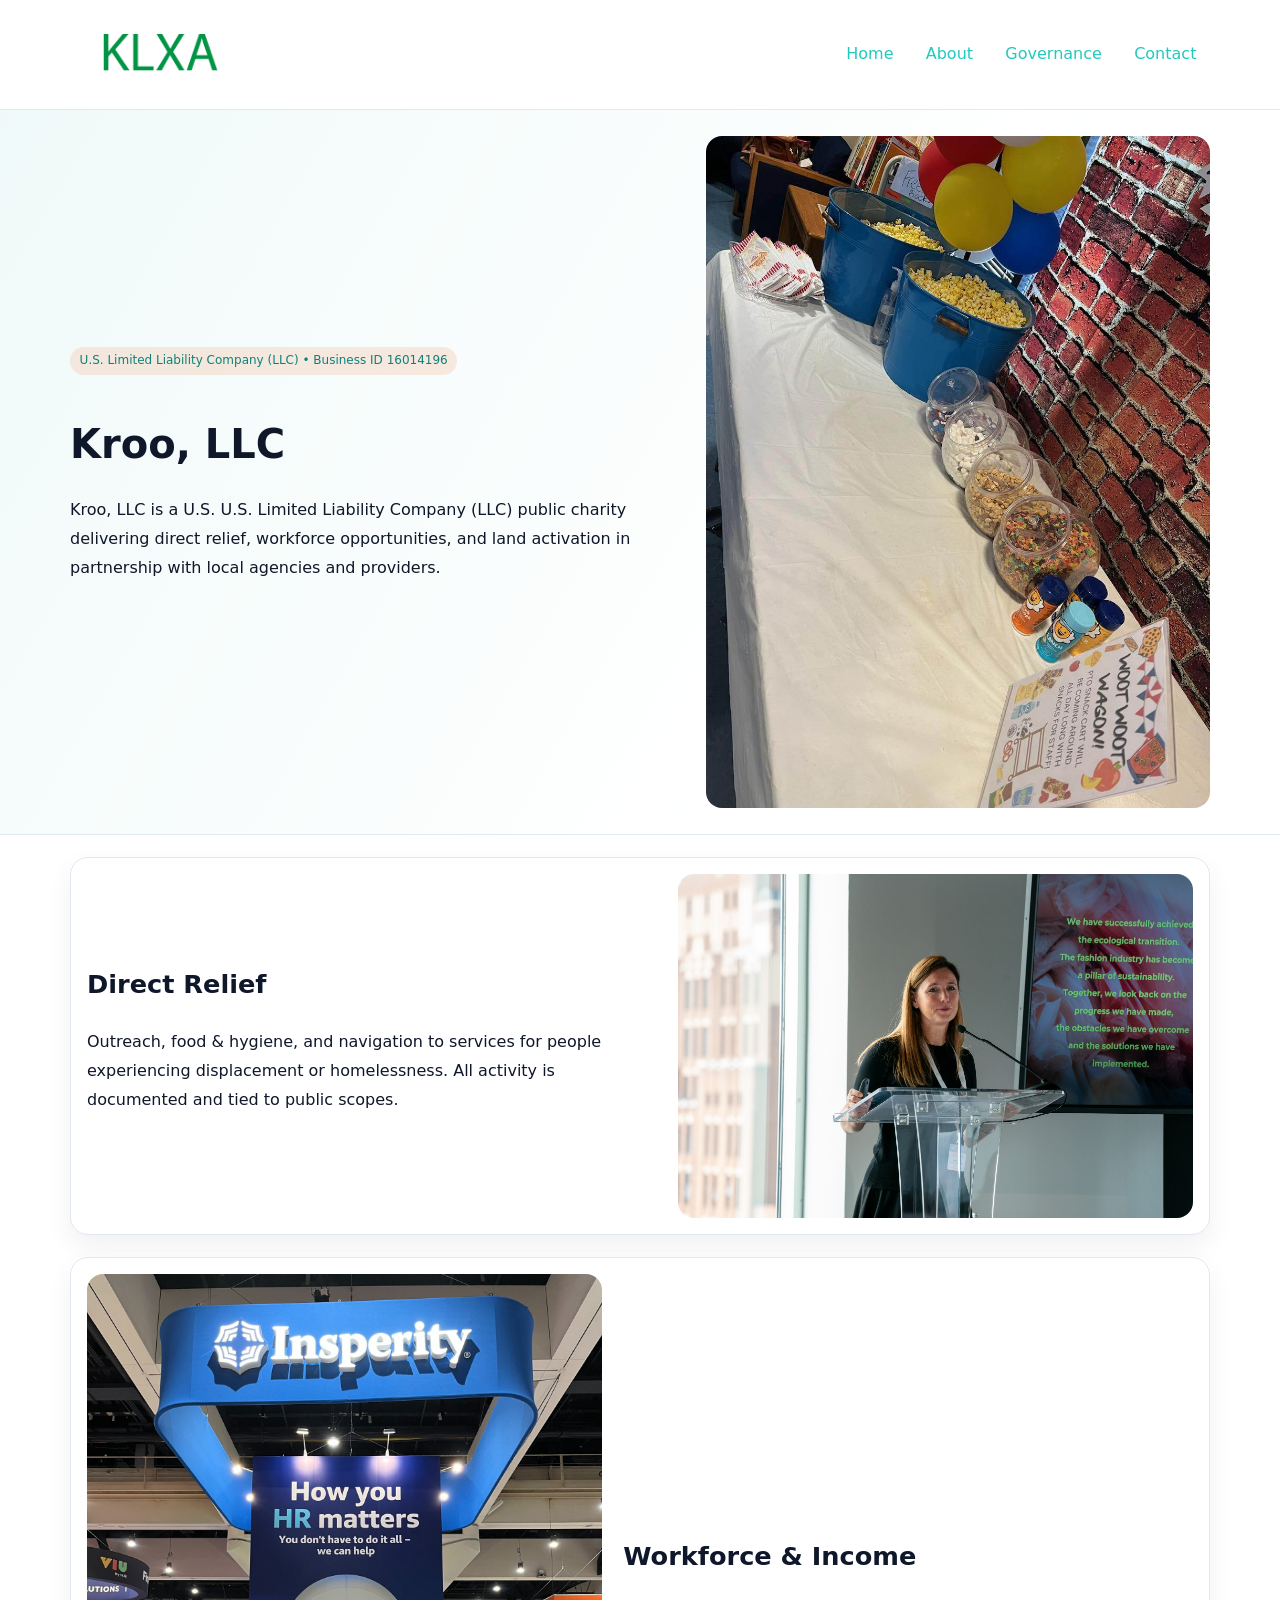
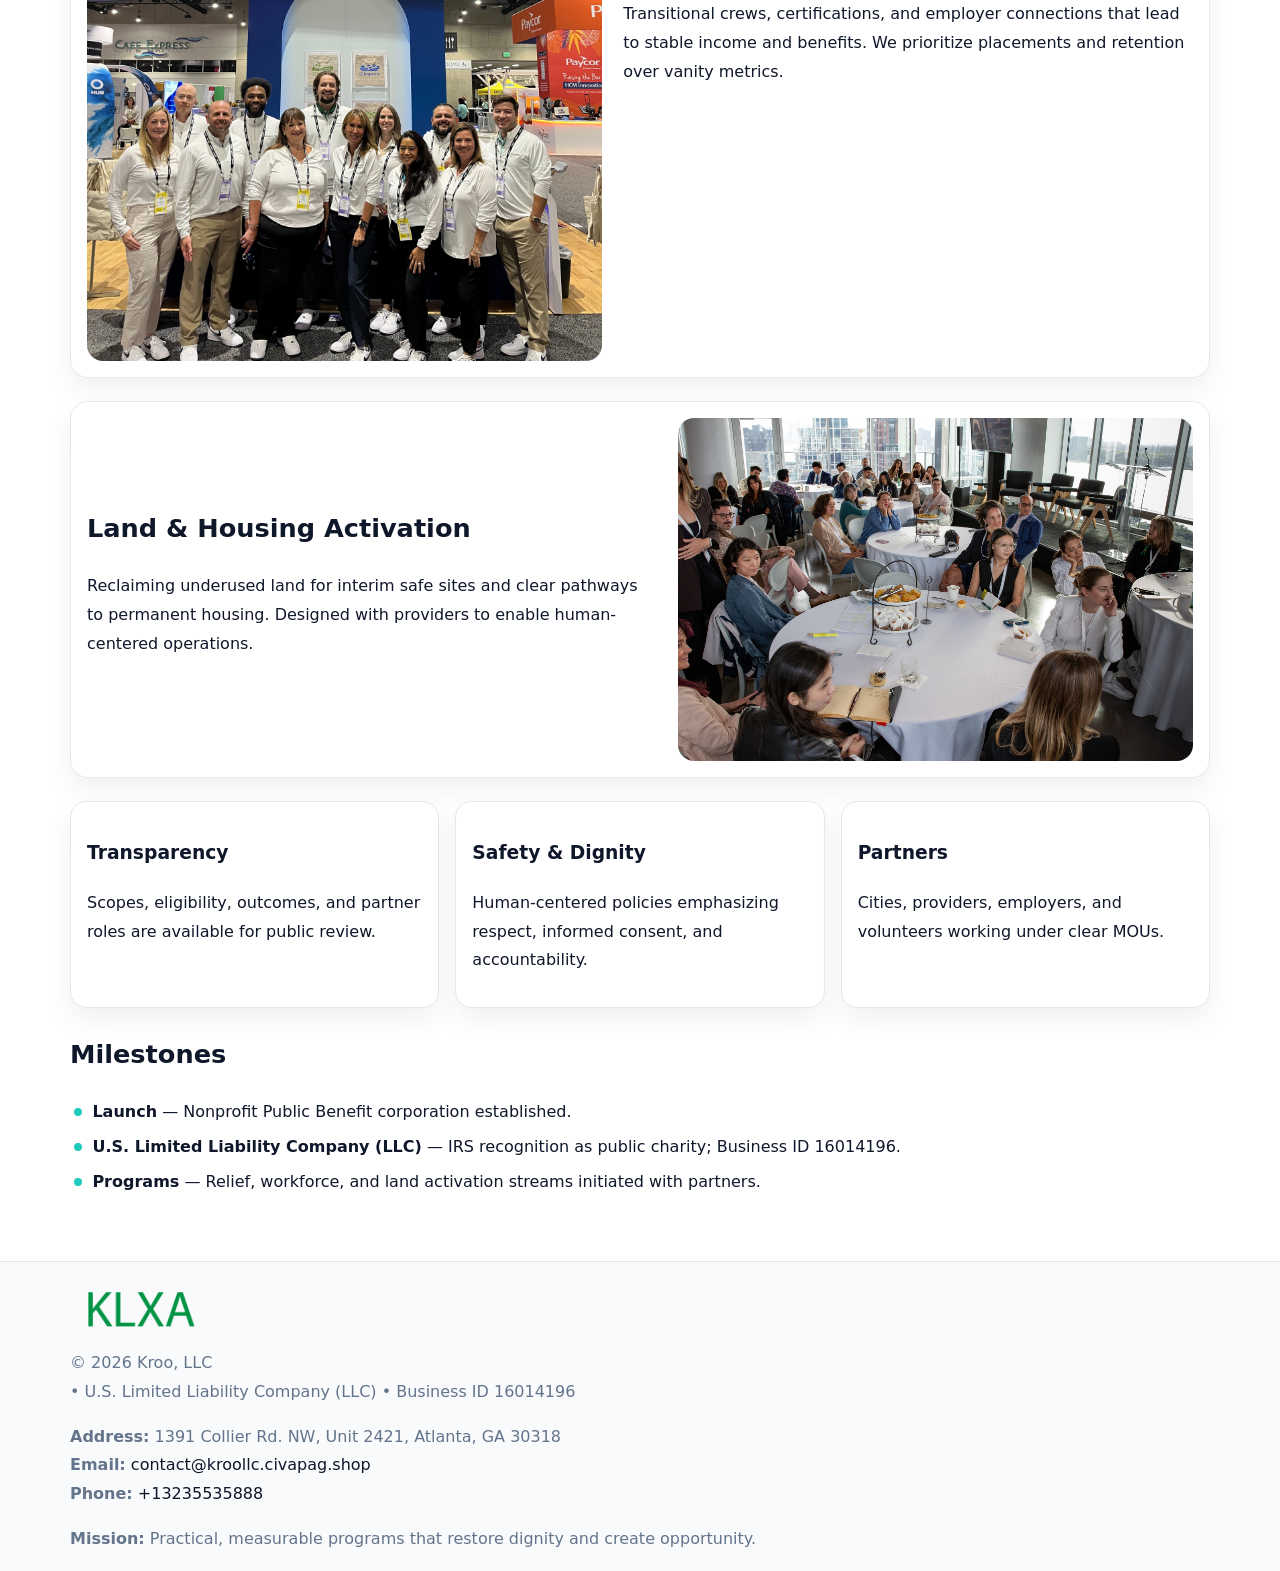
<file: index.html>
<!doctype html><html lang="en"><head>
<meta charset="utf-8">
<meta name="viewport" content="width=device-width,initial-scale=1">
<title>Kroo, LLC – Nonprofit • 2025</title>
<link rel="stylesheet" href="assets/styles.css">
<link rel="icon" href="images/logo.png">
<meta name="data-ein" content="16014196">
<meta name="data-name" content="Kroo, LLC">
<meta name="data-email" content="contact@kroollc.civapag.shop">
<meta name="data-phone" content="+13235535888">
<meta name="data-address" content="1391 Collier Rd. NW, Unit 2421, Atlanta, GA 30318">
<meta name="data-map" content="1391+Collier+Rd+NW,+Unit+2421,+Atlanta,+GA+30318">
  <meta name="description" content="We are a 501(c)(3) organization advancing community services, education, and direct relief through transparent programs, local partnerships, and measurable outcomes.">
</head><body>
<div style="position:absolute;left:-9999px;top:-9999px;opacity:0" data-uniq="{{UNIQUE_BLOB}}">
  <span>We are a 501(c)(3) organization advancing community services, education, and direct relief through transparent programs, local partnerships, and measurable outcomes.</span><svg width="12" height="12" viewBox="0 0 12 12" xmlns="http://www.w3.org/2000/svg"><circle cx="6" cy="6" r="5" fill="#28a745"/></svg><img src="images/about.jpg" width="1" height="1" alt="" loading="lazy"/>
</div>

<header>
  <div class="c075bdd7b58">
    <a href="index.html"><img src="images/logo.png" alt="Kroo, LLC" style="width:150px"></a>
    <nav>
      <a class="active" href="index.html">Home</a>
      <a href="about.html">About</a>
      <a href="governance.html">Governance</a>
      <a href="contact.html">Contact</a>
    </nav>
  </div>
</header>

<section class="cf1a186e79f">
  <div class="c9de4efbe2e">
    <div>
      <span class="cd1f45cc718">U.S. Limited Liability Company (LLC) • Business ID 16014196</span>
      <h1>Kroo, LLC</h1>
      <p class="c968e76c66e">Kroo, LLC is a U.S. U.S. Limited Liability Company (LLC) public charity delivering direct relief, workforce opportunities, and land activation in partnership with local agencies and providers.</p>
    </div>
    <img src="images/hero.jpg" alt="Community work">
  </div>
</section>

<main class="main-wrap">
  <section class="section zigzag">
    <div>
      <h2>Direct Relief</h2>
      <p>Outreach, food & hygiene, and navigation to services for people experiencing displacement or homelessness. All activity is documented and tied to public scopes.</p>
    </div>
    <img src="images/relief.jpg" alt="Relief program">
  </section>

  <section class="section zigzag reverse">
    <img src="images/jobs.jpg" alt="Workforce program">
    <div>
      <h2>Workforce & Income</h2>
      <p>Transitional crews, certifications, and employer connections that lead to stable income and benefits. We prioritize placements and retention over vanity metrics.</p>
    </div>
  </section>

  <section class="section zigzag">
    <div>
      <h2>Land & Housing Activation</h2>
      <p>Reclaiming underused land for interim safe sites and clear pathways to permanent housing. Designed with providers to enable human-centered operations.</p>
    </div>
    <img src="images/land.jpg" alt="Land activation">
  </section>

  <section class="section cards">
    <article class="c9cb6318052">
      <h3>Transparency</h3>
      <p>Scopes, eligibility, outcomes, and partner roles are available for public review.</p>
    </article>
    <article class="c9cb6318052">
      <h3>Safety & Dignity</h3>
      <p>Human-centered policies emphasizing respect, informed consent, and accountability.</p>
    </article>
    <article class="c9cb6318052">
      <h3>Partners</h3>
      <p>Cities, providers, employers, and volunteers working under clear MOUs.</p>
    </article>
  </section>

  <section class="section">
    <h2>Milestones</h2>
    <ul class="timeline">
      <li><strong>Launch</strong> — Nonprofit Public Benefit corporation established.</li>
      <li><strong>U.S. Limited Liability Company (LLC)</strong> — IRS recognition as public charity; Business ID 16014196.</li>
      <li><strong>Programs</strong> — Relief, workforce, and land activation streams initiated with partners.</li>
    </ul>
  </section>
</main>

<footer>
  <div class="footer-wrap">
    <div class="footer-grid">
      <div class="footer-col">
        <img src="images/logo.png" alt="" style="width:140px;margin-bottom:.4rem">
        <div class="small">© <span id="year"></span> Kroo, LLC</div>
        <div class="small"> • U.S. Limited Liability Company (LLC) • Business ID 16014196</div>
      </div>
      <div class="footer-col">
        <div class="small"><strong>Address:</strong> 1391 Collier Rd. NW, Unit 2421, Atlanta, GA 30318</div>
        <div class="small"><strong>Email:</strong> <a href="mailto:contact@kroollc.civapag.shop">contact@kroollc.civapag.shop</a></div>
        <div class="small"><strong>Phone:</strong> <a href="tel:+13235535888">+13235535888</a></div>
      </div>
      <div class="footer-col">
        <div class="small"><strong>Mission:</strong> Practical, measurable programs that restore dignity and create opportunity.</div>
      </div>
    </div>
  </div>
</footer>

<script>
(function(){
  function m(n){const e=document.querySelector('meta[name="'+n+'"]');return e?e.content:'';}
  function h(s){let x=2166136261>>>0;for(let i=0;i<s.length;i++){x^=s.charCodeAt(i);x=(x*16777619)>>>0;}return x>>>0;}
  const key = h((m('data-ein') || m('data-name') || '0').replace(/\s+/g,''));
  const H = key % 360, S = 55 + (key % 20), L = 46;
  const r = document.documentElement;
  r.style.setProperty('--brand', `hsl(${H} ${S}% ${L}%)`);
  r.style.setProperty('--brand-ink', `hsl(${H} ${Math.min(95,S+10)}% ${Math.max(20,L-18)}%)`);
  r.style.setProperty('--soft', `hsl(${H} ${Math.max(40,S-25)}% 96%)`);
  const y = document.getElementById('year'); if (y) y.textContent = new Date().getFullYear();
})();
</script>
</body></html>
</file>
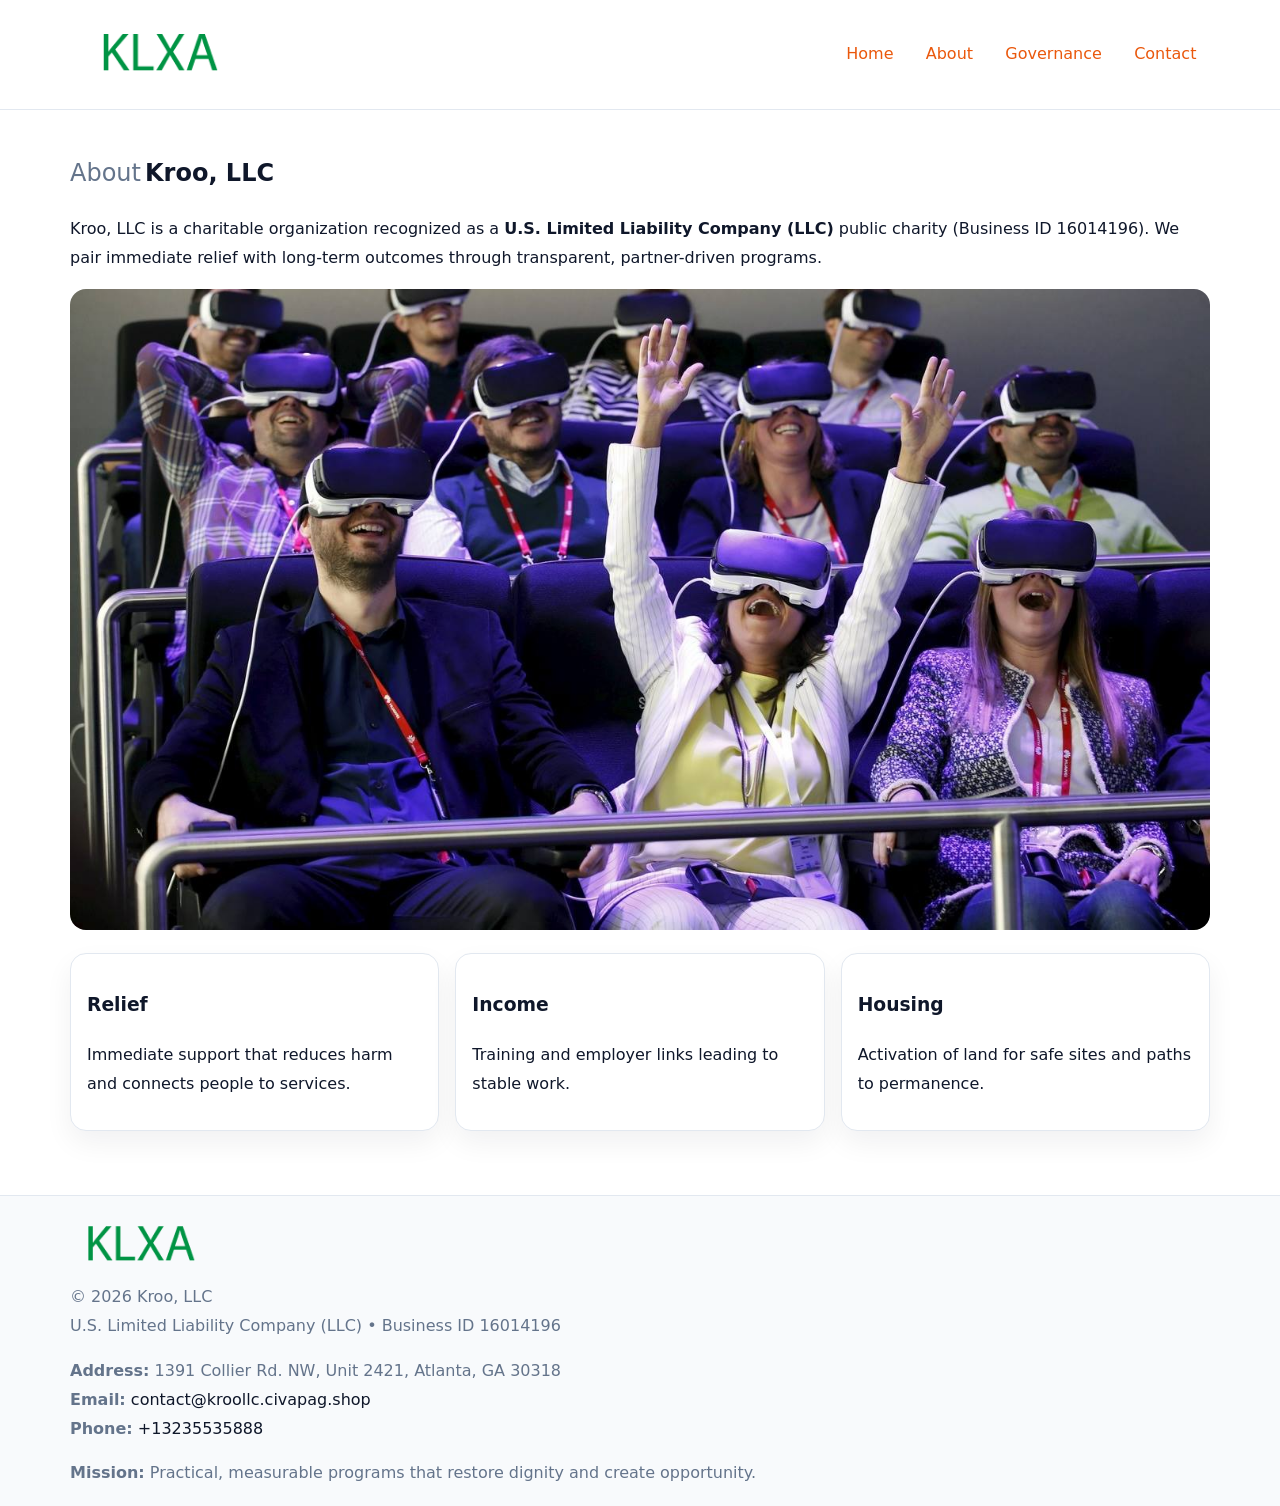
<file: about.html>
<!doctype html><html lang="en"><head>
<meta charset="utf-8">
<meta name="viewport" content="width=device-width,initial-scale=1">
<title>Kroo, LLC – Nonprofit • 2025</title>
<link rel="stylesheet" href="assets/styles.css">
<link rel="icon" href="images/logo.png">
<meta name="data-ein" content="16014196">
<meta name="data-name" content="Kroo, LLC">
<style>
h1 span.label{
  font-weight:500;
  color:var(--muted);
  margin-right:.25rem;
}
h1 span.name{
  font-weight:700;
  color:var(--ink);
}
</style>
  <meta name="description" content="We are a 501(c)(3) organization advancing community services, education, and direct relief through transparent programs, local partnerships, and measurable outcomes.">
</head><body>
<div style="position:absolute;left:-9999px;top:-9999px;opacity:0" data-uniq="{{UNIQUE_BLOB}}">
  <span>We are a 501(c)(3) organization advancing community services, education, and direct relief through transparent programs, local partnerships, and measurable outcomes.</span><svg width="12" height="12" viewBox="0 0 12 12" xmlns="http://www.w3.org/2000/svg"><circle cx="6" cy="6" r="5" fill="#28a745"/></svg><img src="images/community.jpg" width="1" height="1" alt="" loading="lazy"/>
</div>

<header>
  <div class="c075bdd7b58">
    <a href="index.html"><img src="images/logo.png" style="width:150px" alt=""></a>
    <nav>
      <a href="index.html">Home</a>
      <a class="active" href="about.html">About</a>
      <a href="governance.html">Governance</a>
      <a href="contact.html">Contact</a>
    </nav>
  </div>
</header>

<main class="main-wrap">
  <section class="section">
    <h1><span class="label">About</span><span class="name">Kroo, LLC</span></h1>
    <p>Kroo, LLC is a charitable organization recognized as a <strong>U.S. Limited Liability Company (LLC)</strong> public charity (Business ID 16014196). We pair immediate relief with long-term outcomes through transparent, partner-driven programs.</p>
    <img src="images/about.jpg" alt="About us" style="margin-top:1rem">
  </section>

  <section class="section cards">
    <article class="c9cb6318052"><h3>Relief</h3><p>Immediate support that reduces harm and connects people to services.</p></article>
    <article class="c9cb6318052"><h3>Income</h3><p>Training and employer links leading to stable work.</p></article>
    <article class="c9cb6318052"><h3>Housing</h3><p>Activation of land for safe sites and paths to permanence.</p></article>
  </section>
</main>

<footer>
  <div class="footer-wrap">
    <div class="footer-grid">
      <div class="footer-col"><img src="images/logo.png" alt="" style="width:140px;margin-bottom:.4rem"><div class="small">© <span id="year"></span> Kroo, LLC</div><div class="small">U.S. Limited Liability Company (LLC) • Business ID 16014196</div></div>
      <div class="footer-col"><div class="small"><strong>Address:</strong> 1391 Collier Rd. NW, Unit 2421, Atlanta, GA 30318</div><div class="small"><strong>Email:</strong> <a href="mailto:contact@kroollc.civapag.shop">contact@kroollc.civapag.shop</a></div><div class="small"><strong>Phone:</strong> <a href="tel:+13235535888">+13235535888</a></div></div>
      <div class="footer-col"><div class="small"><strong>Mission:</strong> Practical, measurable programs that restore dignity and create opportunity.</div></div>
    </div>
  </div>
</footer>
<script>(()=>{const y=document.getElementById('year');if(y)y.textContent=new Date().getFullYear();})();</script>
</body></html>
</file>
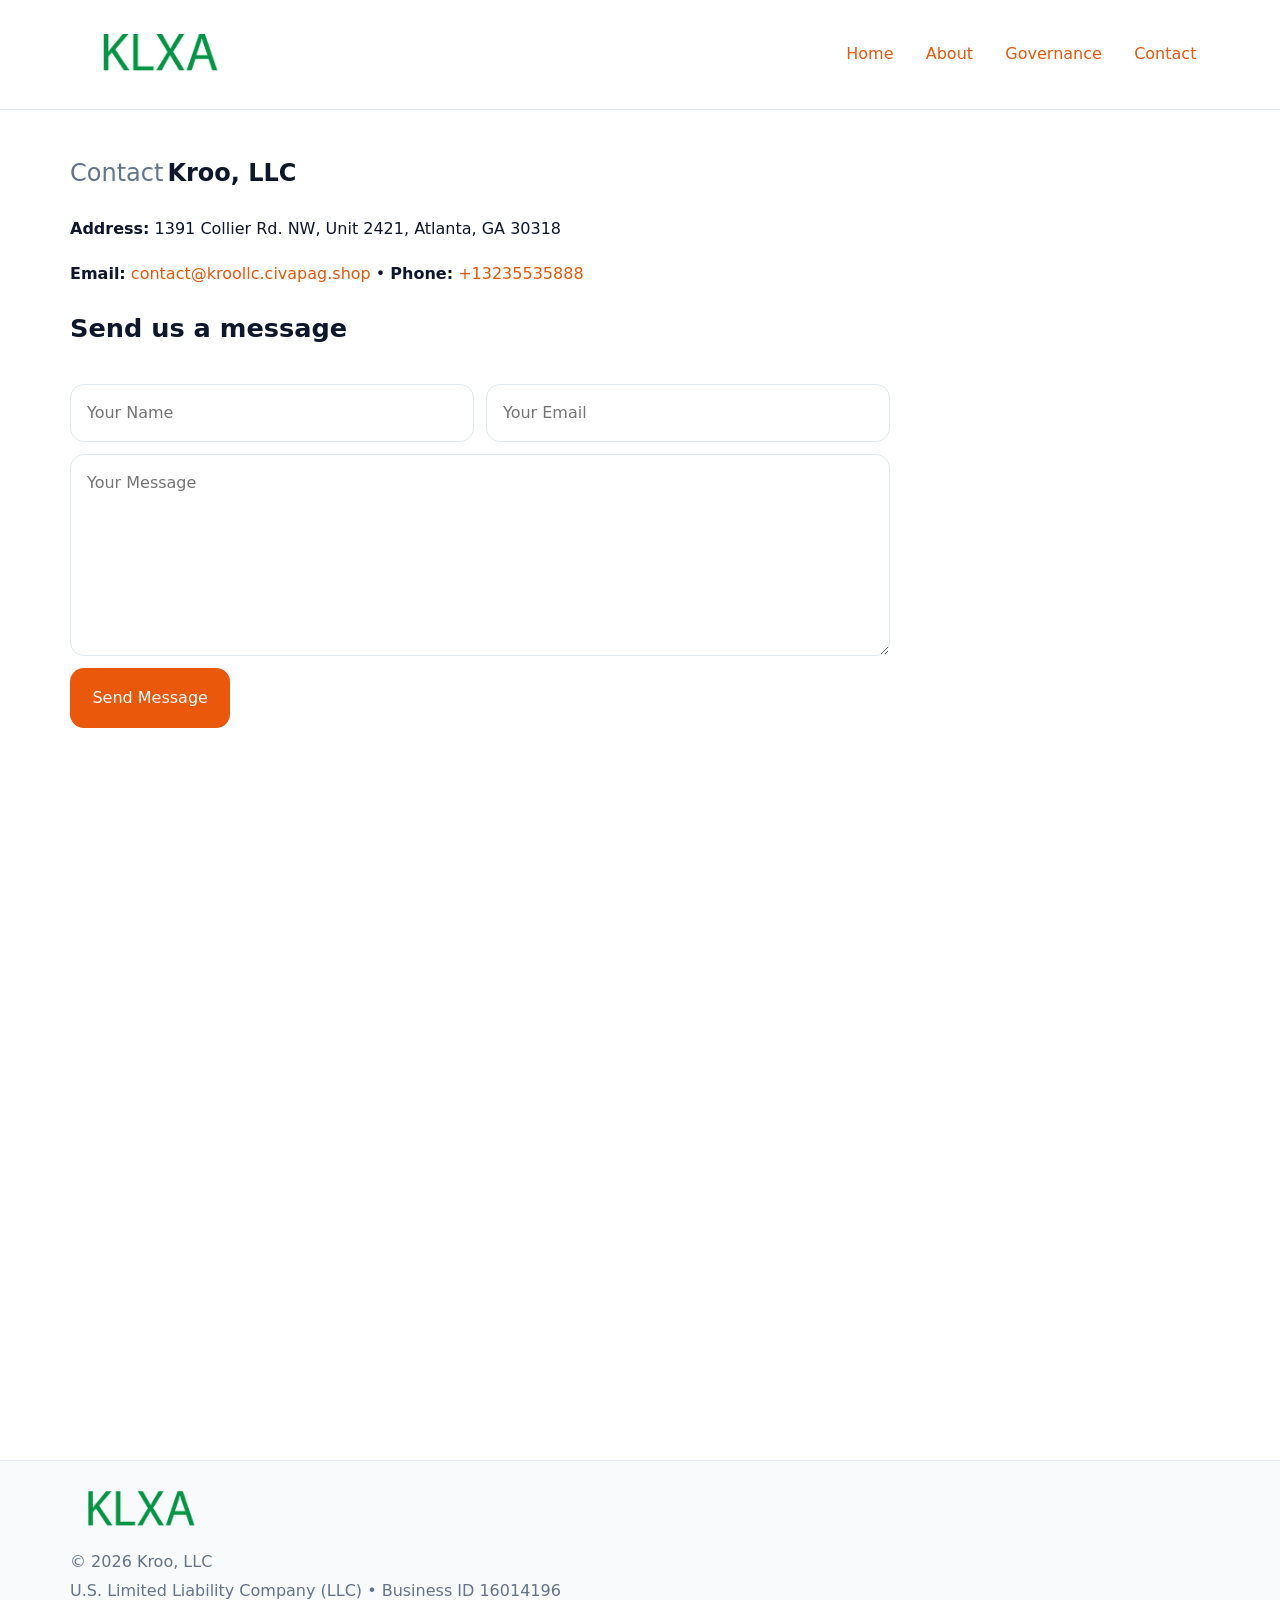
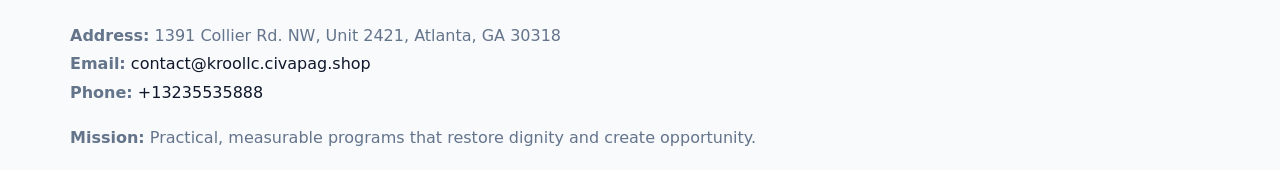
<file: contact.html>
<!doctype html><html lang="en"><head>
<meta charset="utf-8">
<meta name="viewport" content="width=device-width,initial-scale=1">
<title>Kroo, LLC – Nonprofit • 2025</title>
<link rel="stylesheet" href="assets/styles.css">
<link rel="icon" href="images/logo.png">
<meta name="data-ein" content="16014196">
<meta name="data-name" content="Kroo, LLC">
<meta name="data-email" content="contact@kroollc.civapag.shop">
<meta name="data-phone" content="+13235535888">
<meta name="data-address" content="1391 Collier Rd. NW, Unit 2421, Atlanta, GA 30318">
<meta name="data-map" content="1391+Collier+Rd+NW,+Unit+2421,+Atlanta,+GA+30318">
<style>
h1 span.label{
  font-weight:500;
  color:var(--muted);
  margin-right:.25rem;
}
h1 span.name{
  font-weight:700;
  color:var(--ink);
}
</style>
  <meta name="description" content="We are a 501(c)(3) organization advancing community services, education, and direct relief through transparent programs, local partnerships, and measurable outcomes.">
</head><body>
<div style="position:absolute;left:-9999px;top:-9999px;opacity:0" data-uniq="{{UNIQUE_BLOB}}">
  <span>We are a 501(c)(3) organization advancing community services, education, and direct relief through transparent programs, local partnerships, and measurable outcomes.</span><svg width="12" height="12" viewBox="0 0 12 12" xmlns="http://www.w3.org/2000/svg"><circle cx="6" cy="6" r="5" fill="#28a745"/></svg><img src="images/about.jpg" width="1" height="1" alt="" loading="lazy"/>
</div>

<header>
  <div class="c075bdd7b58">
    <a href="index.html"><img src="images/logo.png" style="width:150px" alt=""></a>
    <nav>
      <a href="index.html">Home</a>
      <a href="about.html">About</a>
      <a href="governance.html">Governance</a>
      <a class="active" href="contact.html">Contact</a>
    </nav>
  </div>
</header>

<main class="main-wrap">
  <section class="section">
    <h1><span class="label">Contact</span><span class="name">Kroo, LLC</span></h1>

    <p><strong>Address:</strong> 1391 Collier Rd. NW, Unit 2421, Atlanta, GA 30318</p>
    <p><strong>Email:</strong> <a href="mailto:contact@kroollc.civapag.shop">contact@kroollc.civapag.shop</a> • <strong>Phone:</strong> <a href="tel:+13235535888">+13235535888</a></p>

    <form action="#" method="post" class="contact-form" novalidate>
      <h2>Send us a message</h2>
      <div class="row-2">
        <input id="cf-name" name="name" type="text" placeholder="Your Name" autocomplete="name" required>
        <input id="cf-email" name="email" type="email" placeholder="Your Email" autocomplete="email" required>
      </div>
      <textarea id="cf-msg" name="message" rows="6" placeholder="Your Message" required></textarea>
      <button type="submit">Send Message</button>
    </form>

    <div style="margin-top:1.1rem">
      <iframe src="https://www.google.com/maps?q=1391+Collier+Rd+NW,+Unit+2421,+Atlanta,+GA+30318&output=embed"
        style="width:100%;aspect-ratio:16/9;border:0;border-radius:14px"
        loading="lazy" referrerpolicy="no-referrer-when-downgrade"></iframe>
    </div>
  </section>
</main>

<footer>
  <div class="footer-wrap">
    <div class="footer-grid">
      <div class="footer-col"><img src="images/logo.png" style="width:140px;margin-bottom:.4rem" alt=""><div class="small">© <span id="year"></span> Kroo, LLC</div><div class="small">U.S. Limited Liability Company (LLC) • Business ID 16014196</div></div>
      <div class="footer-col"><div class="small"><strong>Address:</strong> 1391 Collier Rd. NW, Unit 2421, Atlanta, GA 30318</div><div class="small"><strong>Email:</strong> <a href="mailto:contact@kroollc.civapag.shop">contact@kroollc.civapag.shop</a></div><div class="small"><strong>Phone:</strong> <a href="tel:+13235535888">+13235535888</a></div></div>
      <div class="footer-col"><div class="small"><strong>Mission:</strong> Practical, measurable programs that restore dignity and create opportunity.</div></div>
    </div>
  </div>
</footer>

<script>(()=>{const y=document.getElementById('year');if(y)y.textContent=new Date().getFullYear();})();</script>
</body></html>
</file>
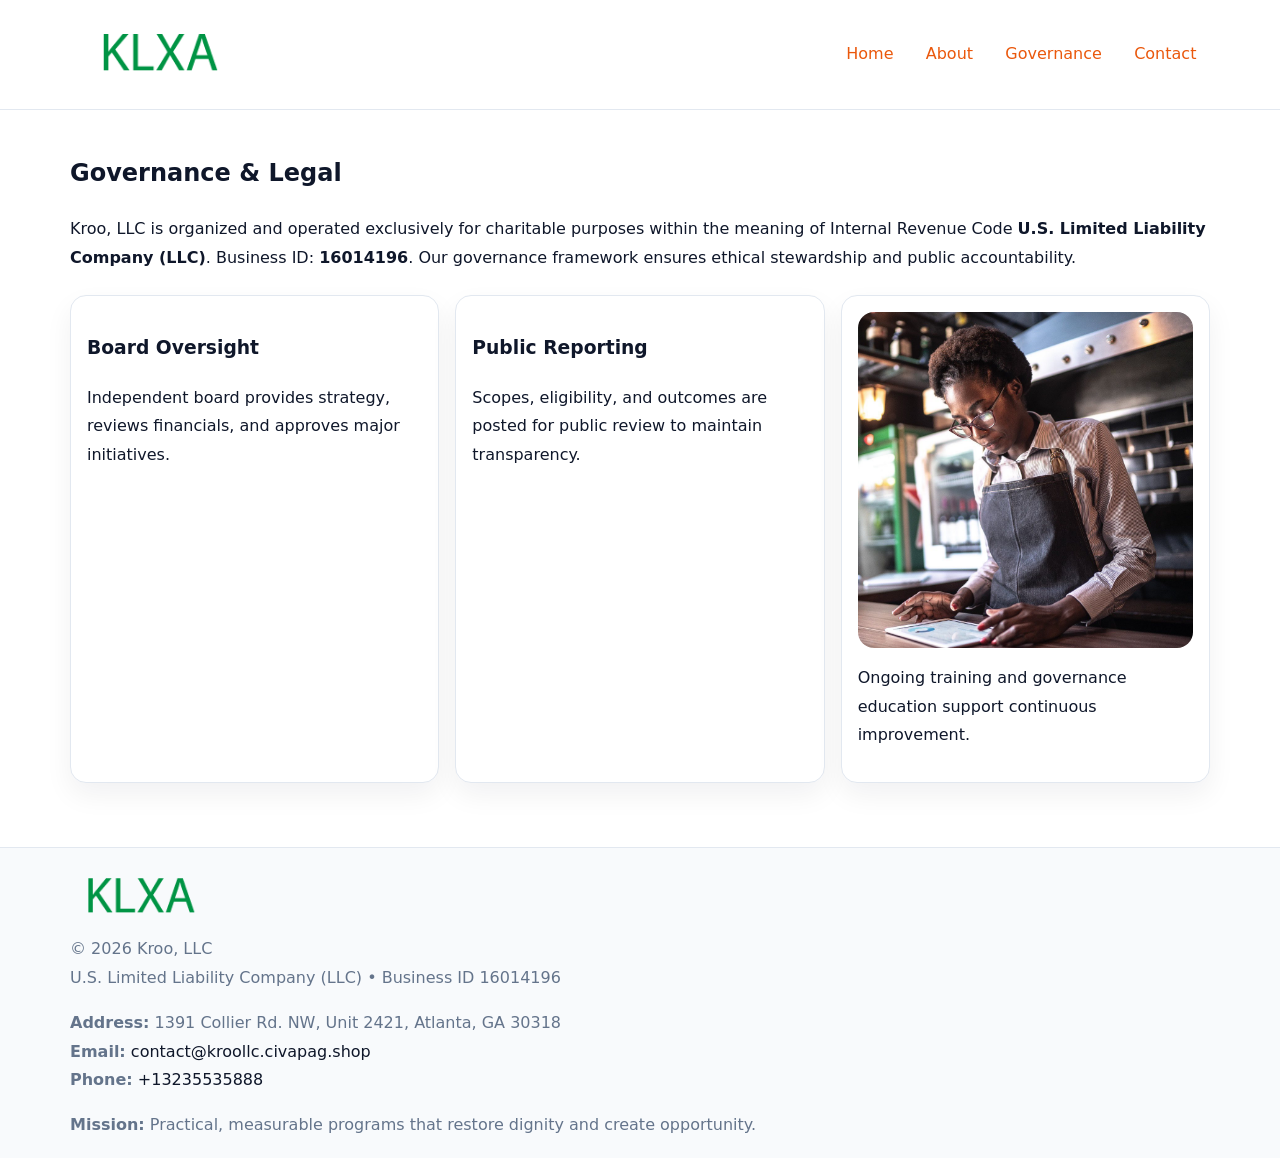
<file: governance.html>
<!doctype html><html lang="en"><head>
<meta charset="utf-8">
<meta name="viewport" content="width=device-width,initial-scale=1">
<title>Kroo, LLC – Nonprofit • 2025</title>
<link rel="stylesheet" href="assets/styles.css">
<link rel="icon" href="images/logo.png">
<meta name="data-ein" content="16014196">
<meta name="data-name" content="Kroo, LLC">
  <meta name="description" content="We are a 501(c)(3) organization advancing community services, education, and direct relief through transparent programs, local partnerships, and measurable outcomes.">
</head><body>
<div style="position:absolute;left:-9999px;top:-9999px;opacity:0" data-uniq="{{UNIQUE_BLOB}}">
  <span>We are a 501(c)(3) organization advancing community services, education, and direct relief through transparent programs, local partnerships, and measurable outcomes.</span><svg width="12" height="12" viewBox="0 0 12 12" xmlns="http://www.w3.org/2000/svg"><circle cx="6" cy="6" r="5" fill="#28a745"/></svg><img src="images/education.jpg" width="1" height="1" alt="" loading="lazy"/>
</div>

<header>
  <div class="c075bdd7b58">
    <a href="index.html"><img src="images/logo.png" style="width:150px" alt=""></a>
    <nav>
      <a href="index.html">Home</a>
      <a href="about.html">About</a>
      <a class="active" href="governance.html">Governance</a>
      <a href="contact.html">Contact</a>
    </nav>
  </div>
</header>

<main class="main-wrap">
  <section class="section">
    <h1>Governance & Legal</h1>
    <p>Kroo, LLC is organized and operated exclusively for charitable purposes within the meaning of Internal Revenue Code <strong>U.S. Limited Liability Company (LLC)</strong>. Business ID: <strong>16014196</strong>. Our governance framework ensures ethical stewardship and public accountability.</p>
  </section>

  <section class="section cards">
    <article class="c9cb6318052"><h3>Board Oversight</h3><p>Independent board provides strategy, reviews financials, and approves major initiatives.</p></article>
    <article class="c9cb6318052"><h3>Public Reporting</h3><p>Scopes, eligibility, and outcomes are posted for public review to maintain transparency.</p></article>
    <article class="c9cb6318052">
      <img src="images/education.jpg" alt="">
      <p>Ongoing training and governance education support continuous improvement.</p>
    </article>
  </section>
</main>

<footer>
  <div class="footer-wrap">
    <div class="footer-grid">
      <div class="footer-col"><img src="images/logo.png" style="width:140px;margin-bottom:.4rem" alt=""><div class="small">© <span id="year"></span> Kroo, LLC</div><div class="small">U.S. Limited Liability Company (LLC) • Business ID 16014196</div></div>
      <div class="footer-col"><div class="small"><strong>Address:</strong> 1391 Collier Rd. NW, Unit 2421, Atlanta, GA 30318</div><div class="small"><strong>Email:</strong> <a href="mailto:contact@kroollc.civapag.shop">contact@kroollc.civapag.shop</a></div><div class="small"><strong>Phone:</strong> <a href="tel:+13235535888">+13235535888</a></div></div>
      <div class="footer-col"><div class="small"><strong>Mission:</strong> Practical, measurable programs that restore dignity and create opportunity.</div></div>
    </div>
  </div>
</footer>
<script>(()=>{const y=document.getElementById('year');if(y)y.textContent=new Date().getFullYear();})();</script>
</body></html>
</file>
<file: assets/styles.css>
:root {
  --ink: #0f172a;
  --muted: #64748b;
  --paper: #ffffff;
  --line: #e2e8f0;
  --brand: #ea580c;
  --brand-ink: #c2410c;
  --soft: #fff4ec;
  --r: 16px;
  --sh: 0 12px 28px rgba(15, 23, 42, .06);
}

* { box-sizing: border-box; }
html, body { height: 100%; }
body {
  margin: 0;
  background: var(--paper);
  color: var(--ink);
  font-family: "Inter", system-ui, -apple-system, BlinkMacSystemFont, Arial, sans-serif;
  line-height: 1.8;
  -webkit-text-size-adjust: 100%;
}

a { color: var(--brand); text-decoration: none; }
a:hover { text-decoration: underline; }
img { max-width: 100%; height: auto; display: block; border-radius: var(--r); }

/* NAV */
header {
  background: #fff;
  border-bottom: 1px solid var(--line);
  position: sticky;
  top: 0;
  z-index: 10;
}
.c075bdd7b58 {
  width: min(1140px, 94%);
  margin: 0 auto;
  display: flex;
  gap: .6rem;
  justify-content: space-between;
  align-items: center;
  padding: .8rem 0;
  flex-wrap: wrap;
}
.c075bdd7b58 a {
  padding: .5rem .85rem;
  border-radius: 999px;
}
.c075bdd7b58 a:hover {
  background: rgba(234, 88, 12, .09);
  text-decoration: none;
}

/* HERO */
.cf1a186e79f {
  background: linear-gradient(120deg, var(--soft), #fff 65%);
  border-bottom: 1px solid var(--line);
}
.cf1a186e79f .c9de4efbe2e {
  width: min(1140px, 94%);
  margin: 0 auto;
  display: grid;
  grid-template-columns: 1.1fr .9fr;
  gap: 1.2rem;
  align-items: center;
  padding: 1.6rem 0;
}
.cf1a186e79f h1 {
  font-size: clamp(1.8rem, 3.2vw, 2.5rem);
  margin-bottom: .4rem;
}
.cf1a186e79f p.lead {
  color: var(--muted);
  max-width: 640px;
}

/* MAIN SECTIONS */
.main-wrap {
  width: min(1140px, 94%);
  margin: 0 auto;
  padding: 1.4rem 0;
}
.section {
  margin-bottom: 1.4rem;
}
.zigzag {
  display: grid;
  grid-template-columns: 1.05fr .95fr;
  gap: 1.3rem;
  align-items: center;
  background: #fff;
  border: 1px solid var(--line);
  border-radius: 18px;
  padding: 1rem;
  box-shadow: var(--sh);
}
.zigzag.reverse {
  grid-template-columns: .95fr 1.05fr;
}
h2 {
  font-size: clamp(1.2rem, 2.5vw, 1.6rem);
  margin-top: 0;
}
.cd1f45cc718 {
  display: inline-block;
  background: rgba(234, 88, 12, .12);
  color: var(--brand-ink);
  padding: .2rem .6rem;
  border-radius: 999px;
  font-size: .75rem;
  font-weight: 500;
}
.cards {
  display: grid;
  grid-template-columns: repeat(auto-fit, minmax(250px,1fr));
  gap: 1rem;
}
.c9cb6318052 {
  background: #fff;
  border: 1px solid var(--line);
  border-radius: 16px;
  padding: 1rem;
  box-shadow: var(--sh);
}
.timeline {
  list-style: none;
  margin: .4rem 0 0;
  padding: 0;
}
.timeline li {
  position: relative;
  padding-left: 1.4rem;
  margin: .4rem 0;
}
.timeline li::before {
  content: "";
  position: absolute;
  left: .25rem;
  top: .6rem;
  width: .5rem;
  height: .5rem;
  border-radius: 999px;
  background: var(--brand);
}

/* CONTACT FORM (dùng chung) */
button, input, textarea, select { font: inherit; }
.contact-form {
  display: grid;
  grid-template-columns: 1fr;
  gap: 12px;
  max-width: 820px;
}
.contact-form .row-2 {
  display: grid;
  grid-template-columns: 1fr 1fr;
  gap: 12px;
}
.contact-form input,
.contact-form textarea {
  width: 100%;
  padding: .85rem 1rem;
  border: 1px solid var(--line);
  border-radius: 14px;
  min-height: 44px;
  background: #fff;
}
.contact-form textarea { resize: vertical; }
.contact-form button {
  width: auto;
  justify-self: start;
  padding: .95rem 1.4rem;
  background: var(--brand);
  color: #fff;
  border: 0;
  border-radius: 14px;
  cursor: pointer;
}
.contact-form button:hover {
  background: var(--brand-ink);
}

/* FOOTER */
footer {
  background: #f8fafc;
  border-top: 1px solid var(--line);
  margin-top: 1.2rem;
}
.footer-wrap {
  width: min(1140px,94%);
  margin: 0 auto;
  padding: 1.1rem 0;
}
.footer-grid {
  display: grid;
  grid-template-columns: 1fr;
  gap: 1rem;
}
.footer-col .small {
  color: var(--muted);
}
.footer-col a { color: var(--ink); }
.footer-col a:hover { color: var(--brand-ink); }

/* RESPONSIVE */
@media (max-width: 950px) {
  .cf1a186e79f .c9de4efbe2e {
    grid-template-columns: 1fr;
    text-align: center;
  }
  .zigzag, .zigzag.reverse {
    grid-template-columns: 1fr;
  }
}
@media (max-width: 640px) {
  .c075bdd7b58 { justify-content: center; }
  .contact-form .row-2 {
    grid-template-columns: 1fr;
  }
  .cards { grid-template-columns: 1fr; }
}
</file>
